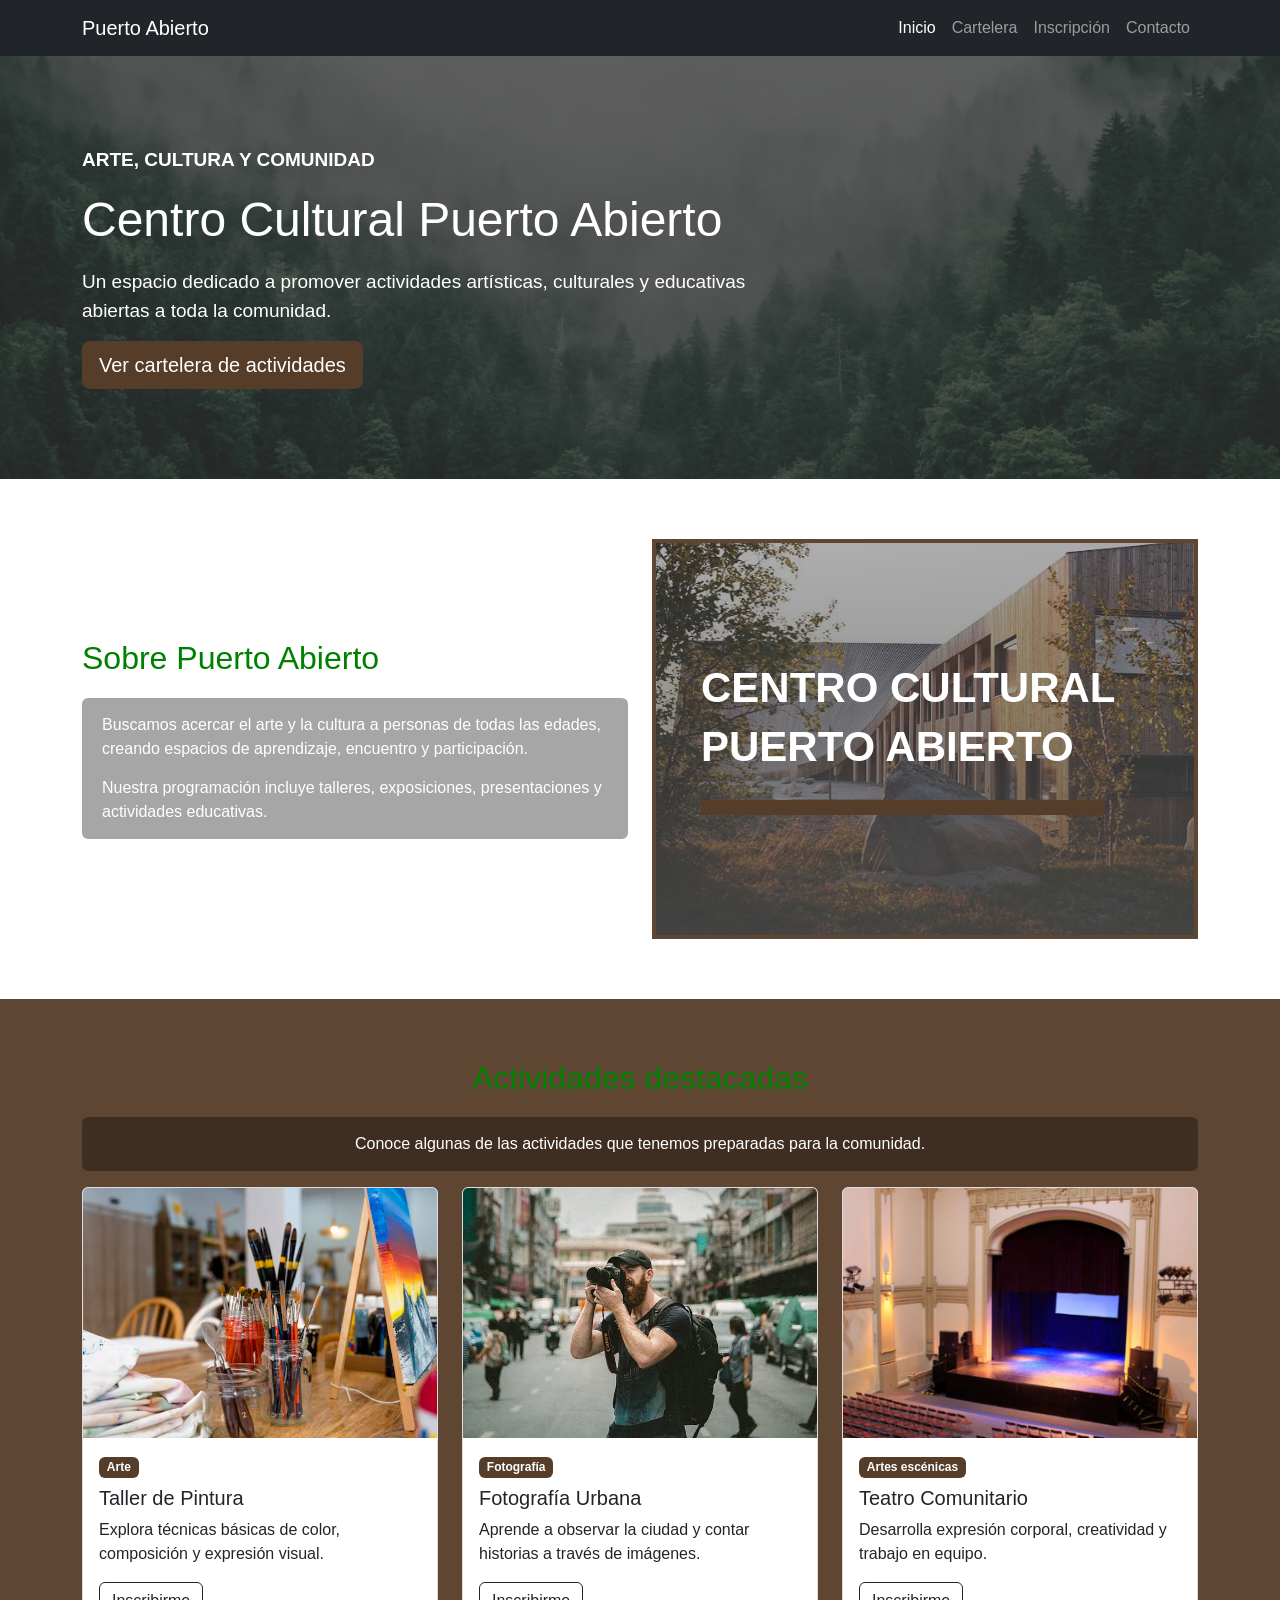
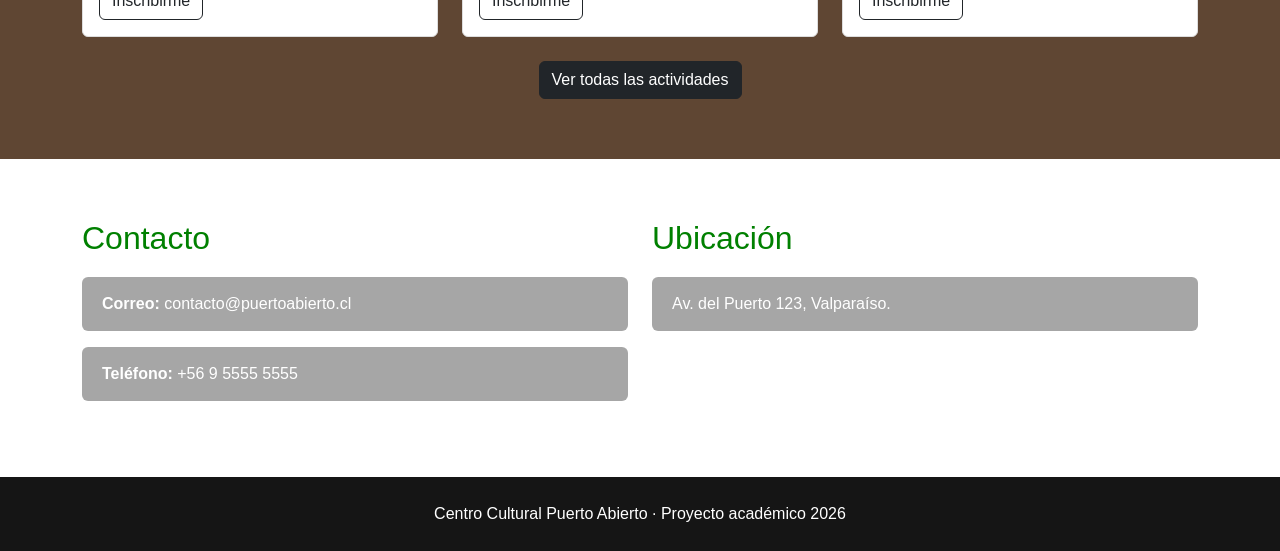
<file: index.html>
<!DOCTYPE html>
<html lang="es">
<head>
    <meta charset="UTF-8">
    <meta name="viewport" content="width=device-width, initial-scale=1.0">
    <title>Centro Cultural Puerto Abierto</title>

    <!-- Framework CSS: Bootstrap -->
    <link href="https://cdn.jsdelivr.net/npm/bootstrap@5.3.3/dist/css/bootstrap.min.css" rel="stylesheet">

    <!-- Hoja de estilos propia -->
    <link rel="stylesheet" href="css/estilos.css">
</head>

<body>
    <header>
        <nav class="navbar navbar-expand-lg navbar-dark bg-dark">
            <div class="container">
                <a class="navbar-brand" href="index.html">Puerto Abierto</a>

                <button class="navbar-toggler" type="button"
                        data-bs-toggle="collapse"
                        data-bs-target="#menuPrincipal"
                        aria-controls="menuPrincipal"
                        aria-expanded="false"
                        aria-label="Mostrar u ocultar menú">
                    <span class="navbar-toggler-icon"></span>
                </button>

                <div class="collapse navbar-collapse" id="menuPrincipal">
                    <ul class="navbar-nav ms-auto">
                        <li class="nav-item">
                            <a class="nav-link active" aria-current="page" href="index.html">Inicio</a>
                        </li>
                        <li class="nav-item">
                            <a class="nav-link" href="cartelera.html">Cartelera</a>
                        </li>
                        <li class="nav-item">
                            <a class="nav-link" href="inscripcion.html">Inscripción</a>
                        </li>
                        <li class="nav-item">
                            <a class="nav-link" href="#contacto">Contacto</a>
                        </li>
                    </ul>
                </div>
            </div>
        </nav>
    </header>

    <main>
        <!-- Sección de bienvenida visualmente destacada -->
        <section class="hero">
            <div class="container">
                <div class="row align-items-center">
                    <div class="col-12 col-lg-8">
                        <p class="texto-destacado">Arte, cultura y comunidad</p>
                        <h1>Centro Cultural Puerto Abierto</h1>
                        <p>
                            Un espacio dedicado a promover actividades artísticas,
                            culturales y educativas abiertas a toda la comunidad.
                        </p>
                        <a class="btn categoria btn-lg" href="cartelera.html">
                            Ver cartelera de actividades
                        </a>
                    </div>
                </div>
            </div>
        </section>

        <!-- Información general -->
        <section class="seccion">
            <div class="container">
                <div class="row align-items-center g-4">
                    <div class="col-12 col-md-6">
                        <h2 class="titulo-seccion">Sobre Puerto Abierto</h2>
                        <div class="texto-con-fondo">
                                <p>
                                Buscamos acercar el arte y la cultura a personas de todas las edades,
                                creando espacios de aprendizaje, encuentro y participación.
                                </p>

                                <p>
                                Nuestra programación incluye talleres, exposiciones,
                                presentaciones y actividades educativas.
                                </p>
                        </div>
                    </div>

                    <div class="col-12 col-md-6">
                        <div class="imagen-centro">
                            <h3>CENTRO CULTURAL</h3>
                            <h3>PUERTO ABIERTO</h3>
                            <div class="linea-centro"></div>
                    </div>
</div>
                </div>
            </div>
        </section>

        <!-- Actividades destacadas -->
        <section class="seccion fondo-claro">
            <div class="container">
                <h2 class="titulo-seccion text-center">Actividades destacadas</h2>
                <p class="text-center texto-con-fondo">
                    Conoce algunas de las actividades que tenemos preparadas para la comunidad.
                </p>

                <div class="row g-4">
                    <article class="col-12 col-md-6 col-lg-4">
                        <div class="card h-100 card-actividad">
                            <img src="img/tallerPintura.jpg" class="card-img-top" 
                                 alt="Ilustración de un taller de pintura">
                            <div class="card-body">
                                <span class="badge categoria mb-2">Arte</span>
                                <h3 class="h5 card-title">Taller de Pintura</h3>
                                <p class="card-text">Explora técnicas básicas de color, composición y expresión visual.</p>
                                <a href="inscripcion.html" class="btn btn-outline-dark">Inscribirme</a>
                            </div>
                        </div>
                    </article>

                    <article class="col-12 col-md-6 col-lg-4">
                        <div class="card h-100 card-actividad">
                            <img src="img/fotografiaUrbana.jpg" class="card-img-top"
                                 alt="Ilustración de un taller de fotografía">
                            <div class="card-body">
                                <span class="badge categoria mb-2">Fotografía</span>
                                <h3 class="h5 card-title">Fotografía Urbana</h3>
                                <p class="card-text">Aprende a observar la ciudad y contar historias a través de imágenes.</p>
                                <a href="inscripcion.html" class="btn btn-outline-dark">Inscribirme</a>
                            </div>
                        </div>
                    </article>

                    <article class="col-12 col-md-6 col-lg-4">
                        <div class="card h-100 card-actividad">
                            <img src="img/teatroComunitario.jpg" class="card-img-top"
                                 alt="Ilustración de una actividad de teatro">
                            <div class="card-body">
                                <span class="badge categoria mb-2">Artes escénicas</span>
                                <h3 class="h5 card-title">Teatro Comunitario</h3>
                                <p class="card-text">Desarrolla expresión corporal, creatividad y trabajo en equipo.</p>
                                <a href="inscripcion.html" class="btn btn-outline-dark">Inscribirme</a>
                            </div>
                        </div>
                    </article>
                </div>

                <div class="text-center mt-4">
                    <a class="btn btn-dark" href="cartelera.html">Ver todas las actividades</a>
                </div>
            </div>
        </section>

        <!-- Contacto / ubicación -->
        <section class="seccion" id="contacto">
            <div class="container">
                <div class="row g-4">
                    <div class="col-12 col-md-6">
                        <h2 class="titulo-seccion">Contacto</h2>
                        <p class="texto-con-fondo"><strong>Correo:</strong> contacto@puertoabierto.cl</p>
                        <p class="texto-con-fondo"><strong>Teléfono:</strong> +56 9 5555 5555</p>
                    </div>

                    <div class="col-12 col-md-6">
                        <h2 class="titulo-seccion">Ubicación</h2>
                        <p class="texto-con-fondo"> Av. del Puerto 123, Valparaíso.</p>
                    </div>
                </div>
            </div>
        </section>
    </main>

    <footer class="pie-pagina">
        <div class="container text-center">
            <p class="mb-0">Centro Cultural Puerto Abierto · Proyecto académico 2026</p>
        </div>
    </footer>

    <!-- JavaScript de Bootstrap: permite que funcione el menú colapsable -->
    <script src="https://cdn.jsdelivr.net/npm/bootstrap@5.3.3/dist/js/bootstrap.bundle.min.js"></script>
</body>
</html>
</file>
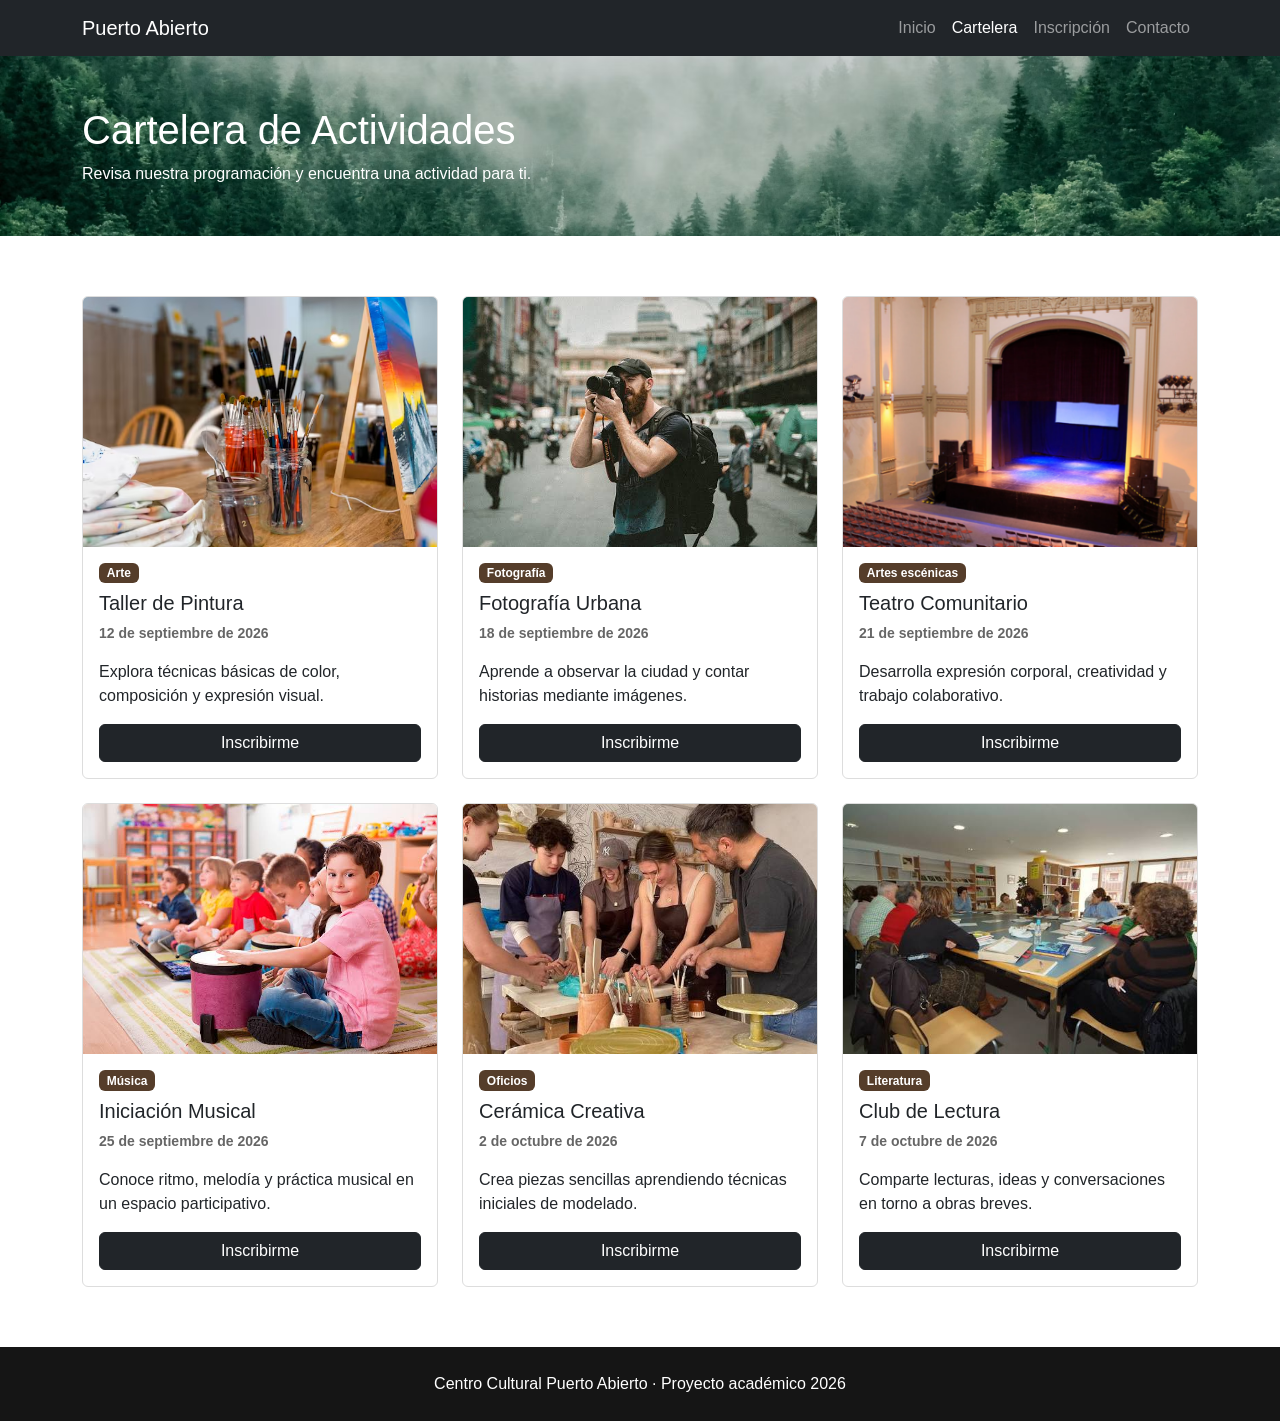
<file: cartelera.html>
<!DOCTYPE html>
<html lang="es">
<head>
    <meta charset="UTF-8">
    <meta name="viewport" content="width=device-width, initial-scale=1.0">
    <title>Cartelera | Centro Cultural Puerto Abierto</title>

    <link href="https://cdn.jsdelivr.net/npm/bootstrap@5.3.3/dist/css/bootstrap.min.css" rel="stylesheet">
    <link rel="stylesheet" href="css/estilos.css">
</head>

<body>
    <header>
        <nav class="navbar navbar-expand-lg navbar-dark bg-dark">
            <div class="container">
                <a class="navbar-brand" href="index.html">Puerto Abierto</a>

                <button class="navbar-toggler" type="button"
                        data-bs-toggle="collapse"
                        data-bs-target="#menuPrincipal"
                        aria-controls="menuPrincipal"
                        aria-expanded="false"
                        aria-label="Mostrar u ocultar menú">
                    <span class="navbar-toggler-icon"></span>
                </button>

                <div class="collapse navbar-collapse" id="menuPrincipal">
                    <ul class="navbar-nav ms-auto">
                        <li class="nav-item"><a class="nav-link" href="index.html">Inicio</a></li>
                        <li class="nav-item"><a class="nav-link active" aria-current="page" href="cartelera.html">Cartelera</a></li>
                        <li class="nav-item"><a class="nav-link" href="inscripcion.html">Inscripción</a></li>
                        <li class="nav-item"><a class="nav-link" href="index.html#contacto">Contacto</a></li>
                    </ul>
                </div>
            </div>
        </nav>
    </header>

    <main>
        <section class="encabezado-pagina">
            <div class="container">
                <h1>Cartelera de Actividades</h1>
                <p class="mb-0">
                    Revisa nuestra programación y encuentra una actividad para ti.
                </p>
            </div>
        </section>

        <section class="seccion">
            <div class="container">
                <!--
                    Grilla Bootstrap:
                    col-12 = 1 tarjeta por fila en móvil.
                    col-md-6 = 2 tarjetas por fila desde 768 px.
                    col-lg-4 = 3 tarjetas por fila desde 992 px.
                -->
                <div class="row g-4">

                    <article class="col-12 col-md-6 col-lg-4">  
                        <div class="card h-100 card-actividad">
                            <img src="img/tallerPintura.jpg" class="card-img-top" alt="Ilustración de un taller de pintura">
                            <div class="card-body d-flex flex-column">
                                <span class="badge categoria mb-2 align-self-start">Arte</span>
                                <h2 class="h5 card-title">Taller de Pintura</h2>
                                <p class="fecha-actividad">12 de septiembre de 2026</p>
                                <p class="card-text">Explora técnicas básicas de color, composición y expresión visual.</p>
                                <a href="inscripcion.html" class="btn btn-dark mt-auto">Inscribirme</a>
                            </div>
                        </div>
                    </article>

                    <article class="col-12 col-md-6 col-lg-4">
                        <div class="card h-100 card-actividad">
                            <img src="img/fotografiaUrbana.jpg" class="card-img-top" alt="Ilustración de un taller de fotografía">
                            <div class="card-body d-flex flex-column">
                                <span class="badge categoria mb-2 align-self-start">Fotografía</span>
                                <h2 class="h5 card-title">Fotografía Urbana</h2>
                                <p class="fecha-actividad">18 de septiembre de 2026</p>
                                <p class="card-text">Aprende a observar la ciudad y contar historias mediante imágenes.</p>
                                <a href="inscripcion.html" class="btn btn-dark mt-auto">Inscribirme</a>
                            </div>
                        </div>
                    </article>

                    <article class="col-12 col-md-6 col-lg-4">
                        <div class="card h-100 card-actividad">
                            <img src="img/teatroComunitario.jpg" class="card-img-top" alt="Ilustración de una actividad de teatro">
                            <div class="card-body d-flex flex-column">
                                <span class="badge categoria mb-2 align-self-start">Artes escénicas</span>
                                <h2 class="h5 card-title">Teatro Comunitario</h2>
                                <p class="fecha-actividad">21 de septiembre de 2026</p>
                                <p class="card-text">Desarrolla expresión corporal, creatividad y trabajo colaborativo.</p>
                                <a href="inscripcion.html" class="btn btn-dark mt-auto">Inscribirme</a>
                            </div>
                        </div>
                    </article>

                    <article class="col-12 col-md-6 col-lg-4">
                        <div class="card h-100 card-actividad">
                            <img src="img/iniciacionMusical.jpg" class="card-img-top" alt="Ilustración de un taller musical"> 
                            <div class="card-body d-flex flex-column">
                                <span class="badge categoria mb-2 align-self-start">Música</span>
                                <h2 class="h5 card-title">Iniciación Musical</h2>
                                <p class="fecha-actividad">25 de septiembre de 2026</p>
                                <p class="card-text">Conoce ritmo, melodía y práctica musical en un espacio participativo.</p>
                                <a href="inscripcion.html" class="btn btn-dark mt-auto">Inscribirme</a>
                            </div>
                        </div>
                    </article>

                    <article class="col-12 col-md-6 col-lg-4">
                        <div class="card h-100 card-actividad">
                            <img src="img/ceramicaCreativa.jpg" class="card-img-top" alt="Ilustración de un taller de cerámica">
                            <div class="card-body d-flex flex-column">
                                <span class="badge categoria mb-2 align-self-start">Oficios</span>
                                <h2 class="h5 card-title">Cerámica Creativa</h2>
                                <p class="fecha-actividad">2 de octubre de 2026</p>
                                <p class="card-text">Crea piezas sencillas aprendiendo técnicas iniciales de modelado.</p>
                                <a href="inscripcion.html" class="btn btn-dark mt-auto">Inscribirme</a>
                            </div>
                        </div>
                    </article>

                    <article class="col-12 col-md-6 col-lg-4">
                        <div class="card h-100 card-actividad">
                            <img src="img/clubLectura.jpg" class="card-img-top" alt="Ilustración de un encuentro de lectura">
                            <div class="card-body d-flex flex-column">
                                <span class="badge categoria mb-2 align-self-start">Literatura</span>
                                <h2 class="h5 card-title">Club de Lectura</h2>
                                <p class="fecha-actividad">7 de octubre de 2026</p>
                                <p class="card-text">Comparte lecturas, ideas y conversaciones en torno a obras breves.</p>
                                <a href="inscripcion.html" class="btn btn-dark mt-auto">Inscribirme</a>
                            </div>
                        </div>
                    </article>

                </div>
            </div>
        </section>
    </main>

    <footer class="pie-pagina">
        <div class="container text-center">
            <p class="mb-0">Centro Cultural Puerto Abierto · Proyecto académico 2026</p>
        </div>
    </footer>

    <script src="https://cdn.jsdelivr.net/npm/bootstrap@5.3.3/dist/js/bootstrap.bundle.min.js"></script>
</body>
</html>
</file>
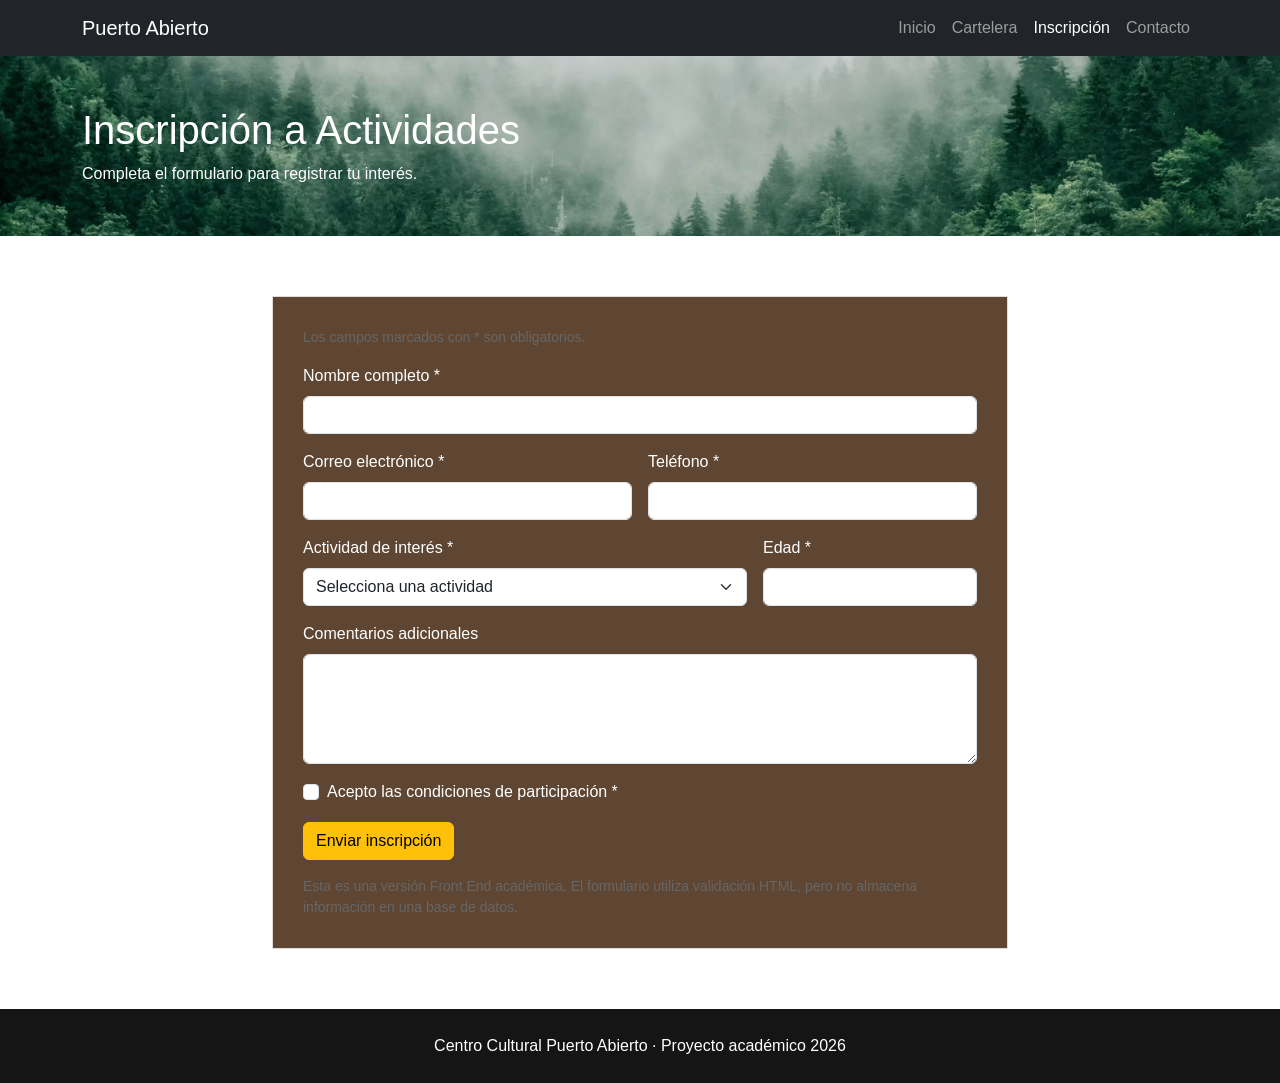
<file: inscripcion.html>
<!DOCTYPE html>
<html lang="es">
<head>
    <meta charset="UTF-8">
    <meta name="viewport" content="width=device-width, initial-scale=1.0">
    <title>Inscripción | Centro Cultural Puerto Abierto</title>

    <link href="https://cdn.jsdelivr.net/npm/bootstrap@5.3.3/dist/css/bootstrap.min.css" rel="stylesheet">
    <link rel="stylesheet" href="css/estilos.css">
</head>

<body>
    <header>
        <nav class="navbar navbar-expand-lg navbar-dark bg-dark">
            <div class="container">
                <a class="navbar-brand" href="index.html">Puerto Abierto</a>

                <button class="navbar-toggler" type="button"
                        data-bs-toggle="collapse"
                        data-bs-target="#menuPrincipal"
                        aria-controls="menuPrincipal"
                        aria-expanded="false"
                        aria-label="Mostrar u ocultar menú">
                    <span class="navbar-toggler-icon"></span>
                </button>

                <div class="collapse navbar-collapse" id="menuPrincipal">
                    <ul class="navbar-nav ms-auto">
                        <li class="nav-item"><a class="nav-link" href="index.html">Inicio</a></li>
                        <li class="nav-item"><a class="nav-link" href="cartelera.html">Cartelera</a></li>
                        <li class="nav-item"><a class="nav-link active" aria-current="page" href="inscripcion.html">Inscripción</a></li>
                        <li class="nav-item"><a class="nav-link" href="index.html#contacto">Contacto</a></li>
                    </ul>
                </div>
            </div>
        </nav>
    </header>

    <main>
        <section class="encabezado-pagina">
            <div class="container">
                <h1>Inscripción a Actividades</h1>
                <p class="mb-0">Completa el formulario para registrar tu interés.</p>
            </div>
        </section>

        <section class="seccion">
            <div class="container">
                <div class="row justify-content-center">
                    <div class="col-12 col-lg-8">
                        <form class="formulario-inscripcion" action="#" method="get">
                            <p class="texto-secundario">
                                Los campos marcados con * son obligatorios.
                            </p>

                            <div class="row g-3">
                                <div class="col-12">
                                    <label for="nombre" class="form-label">Nombre completo *</label>
                                    <input type="text"
                                           class="form-control"
                                           id="nombre"
                                           name="nombre"
                                           required>
                                </div>

                                <div class="col-12 col-md-6">
                                    <label for="correo" class="form-label">Correo electrónico *</label>
                                    <input type="email"
                                           class="form-control"
                                           id="correo"
                                           name="correo"
                                           required>
                                </div>

                                <div class="col-12 col-md-6">
                                    <label for="telefono" class="form-label">Teléfono *</label>
                                    <input type="tel"
                                           class="form-control"
                                           id="telefono"
                                           name="telefono"
                                           required>
                                </div>

                                <div class="col-12 col-md-8">
                                    <label for="actividad" class="form-label">Actividad de interés *</label>
                                    <select class="form-select"
                                            id="actividad"
                                            name="actividad"
                                            required>
                                        <option value="" selected disabled>Selecciona una actividad</option>
                                        <option value="pintura">Taller de Pintura</option>
                                        <option value="fotografia">Fotografía Urbana</option>
                                        <option value="teatro">Teatro Comunitario</option>
                                        <option value="musica">Iniciación Musical</option>
                                        <option value="ceramica">Cerámica Creativa</option>
                                        <option value="lectura">Club de Lectura</option>
                                    </select>
                                </div>

                                <div class="col-12 col-md-4">
                                    <label for="edad" class="form-label">Edad *</label>
                                    <input type="number"
                                           class="form-control"
                                           id="edad"
                                           name="edad"
                                           min="1"
                                           max="120"
                                           required>
                                </div>

                                <div class="col-12">
                                    <label for="comentarios" class="form-label">Comentarios adicionales</label>
                                    <textarea class="form-control"
                                              id="comentarios"
                                              name="comentarios"
                                              rows="4"></textarea>
                                </div>

                                <div class="col-12">
                                    <div class="form-check">
                                        <input class="form-check-input"
                                               type="checkbox"
                                               id="condiciones"
                                               name="condiciones"
                                               required>
                                        <label class="form-check-label" for="condiciones">
                                            Acepto las condiciones de participación *
                                        </label>
                                    </div>
                                </div>

                                <div class="col-12">
                                    <button type="submit" class="btn btn-warning">
                                        Enviar inscripción
                                    </button>
                                </div>
                            </div>

                            <p class="texto-secundario mt-3 mb-0">
                                Esta es una versión Front End académica. El formulario utiliza
                                validación HTML, pero no almacena información en una base de datos.
                            </p>
                        </form>
                    </div>
                </div>
            </div>
        </section>
    </main>

    <footer class="pie-pagina">
        <div class="container text-center">
            <p class="mb-0">Centro Cultural Puerto Abierto · Proyecto académico 2026</p>
        </div>
    </footer>

    <script src="https://cdn.jsdelivr.net/npm/bootstrap@5.3.3/dist/js/bootstrap.bundle.min.js"></script>
</body>
</html>
</file>
<file: css/estilos.css>
/* =========================================================
   ESTILOS PROPIOS - CENTRO CULTURAL PUERTO ABIERTO
   ========================================================= */


/* Estilo general de la página */
body {
    font-family: Arial, sans-serif;
    color: #ffffff;
    background: #f4f4f6;
}

/* Sección principal de bienvenida */
.hero {
    background-image:         
    linear-gradient(
            rgba(50, 50, 50, 0.75),
            rgba(50, 50, 50, 0.75)
        ),
        url("../img/fondoTextura.jpg");

    background-size: cover;
    background-position: center;
    color: #ffffff;
    padding: 90px 0;
}

.hero h1 {
    font-size: 48px;
    margin-bottom: 20px;
}

.hero p {
    font-size: 19px;
    max-width: 720px;
}

/* Separación general entre secciones */
.seccion {
    padding: 60px 0;
    background: #ffffff;
}

/* Fondo alternativo */
.fondo-claro {
    background: #5f4633;
}

/* Títulos */
.titulo-seccion {
    color: #008000;
    margin-bottom: 20px;
}

/* Texto pequeño sobre el título principal */
.texto-destacado {
    color: #ffffff;
    font-weight: bold;
    text-transform: uppercase;
}

/* Texto secundario */
.texto-secundario {
    color: #666666;
    font-size: 14px;
}

/* Imágenes */
.imagen-redondeada {
    border: 4px solid #553d2a;
}

/* Tarjetas */
.card-actividad {
    border: 1px solid #dddddd;
}

/* Fecha de las actividades */
.fecha-actividad {
    color: #666666;
    font-size: 14px;
    font-weight: bold;
}

/* Encabezado de cartelera e inscripción */
.encabezado-pagina {
    background-image: url("../img/fondoTextura.jpg");
    background-size: cover;
    background-position: center;
    color: #ffffff;
    padding: 50px 0;
}

/* Formulario */
.formulario-inscripcion {
    background: #5f4633;
    border: 1px solid #dddddd;
    padding: 30px;
}

/* Pie de página */
.pie-pagina {
    background: #151515;
    color: #ffffff;
    padding: 25px 0;
}

/* CATEGORIA MORADO PARA BOTON */ 

.categoria {
    background-color: #553d2a !important;
    color: #ffffff !important;
}

/* tamaño fotos  */
.card-img-top {
    height: 250px;
    object-fit: cover;
}

.imagen-centro {
    background-image: 
        linear-gradient(rgba(80, 80, 80, 0.45), rgba(80, 80, 80, 0.80)),
        url("../img/fondoCentro.jpg");
    background-size: cover;
    background-position: center;

    height: 400px;

    border: 4px solid #5f4633;

    display: flex;
    flex-direction: column;
    justify-content: center;

    padding: 45px;

    color: #ffffff;
}

.imagen-centro h3 {
    font-size: 42px;
    font-weight: bold;
}

.linea-centro {
    width: 90%;
    height: 15px;
    background: #553d2a;
    margin-top: 20px;
}

.texto-con-fondo{
    background-color: rgba(0, 0, 0, 0.35);
    color: #ffffff;
    padding: 15px 20px;
    border-radius: 6px;
}

.texto-con-fondo p {
    margin-bottom: 15px;
}

.texto-con-fondo p:last-child {
    margin-bottom: 0;
}

/* Adaptación para celulares */
@media (max-width: 575px) {
    .hero {
        padding: 60px 0;
    }

    .hero h1 {
        font-size: 36px;
    }

    .formulario-inscripcion {
        padding: 20px;
    }
}
</file>
